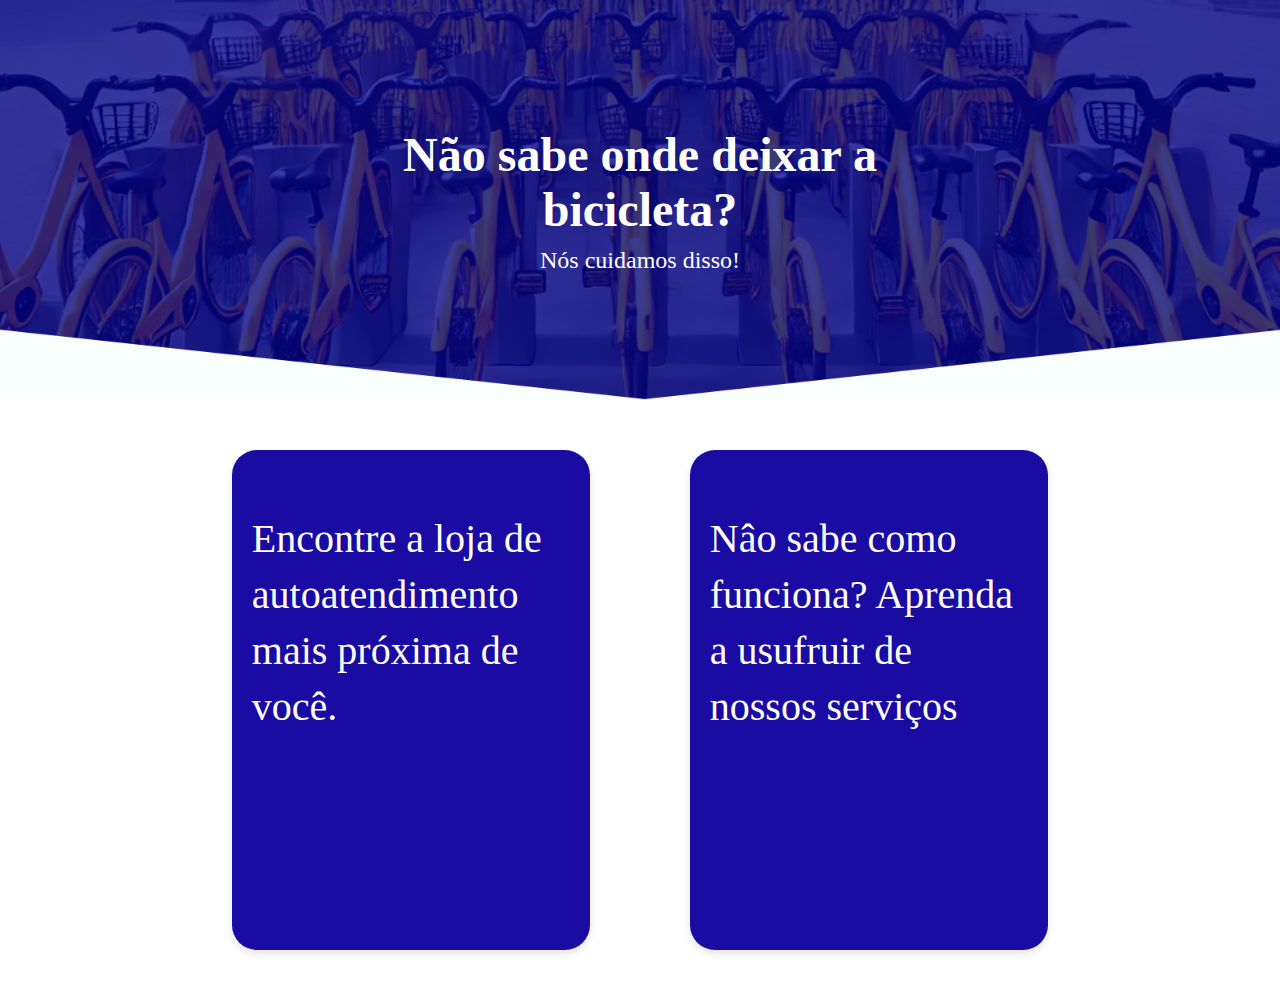
<file: Home/index.html>
<!DOCTYPE html>
<html lang="en">
<head>
    <meta charset="UTF-8">
    <meta name="viewport" content="width=device-width, initial-scale=1.0">
    <title>Document</title>
    <link rel="stylesheet" href="/Home/home.css">
    <link rel="stylesheet" href="/variaveis.css">
</head>
<body>
       <!-- Banner -->
       <header class="banner">
        <div class="banner-text">
            <h1>Não sabe onde deixar a bicicleta?</h1>
            <p>Nós cuidamos disso!</p>
        </div>
    </header>

    <!-- Seção de Cards -->
    <section class="cards-section">
        <div class="card">
            <p>Encontre a loja de autoatendimento mais próxima de você.</p>
        </div>
        <div class="card">
            <p>Nâo sabe como funciona? Aprenda a usufruir de nossos serviços</p>
        </div>
    </section>

</body>
</body>
</html>
</file>
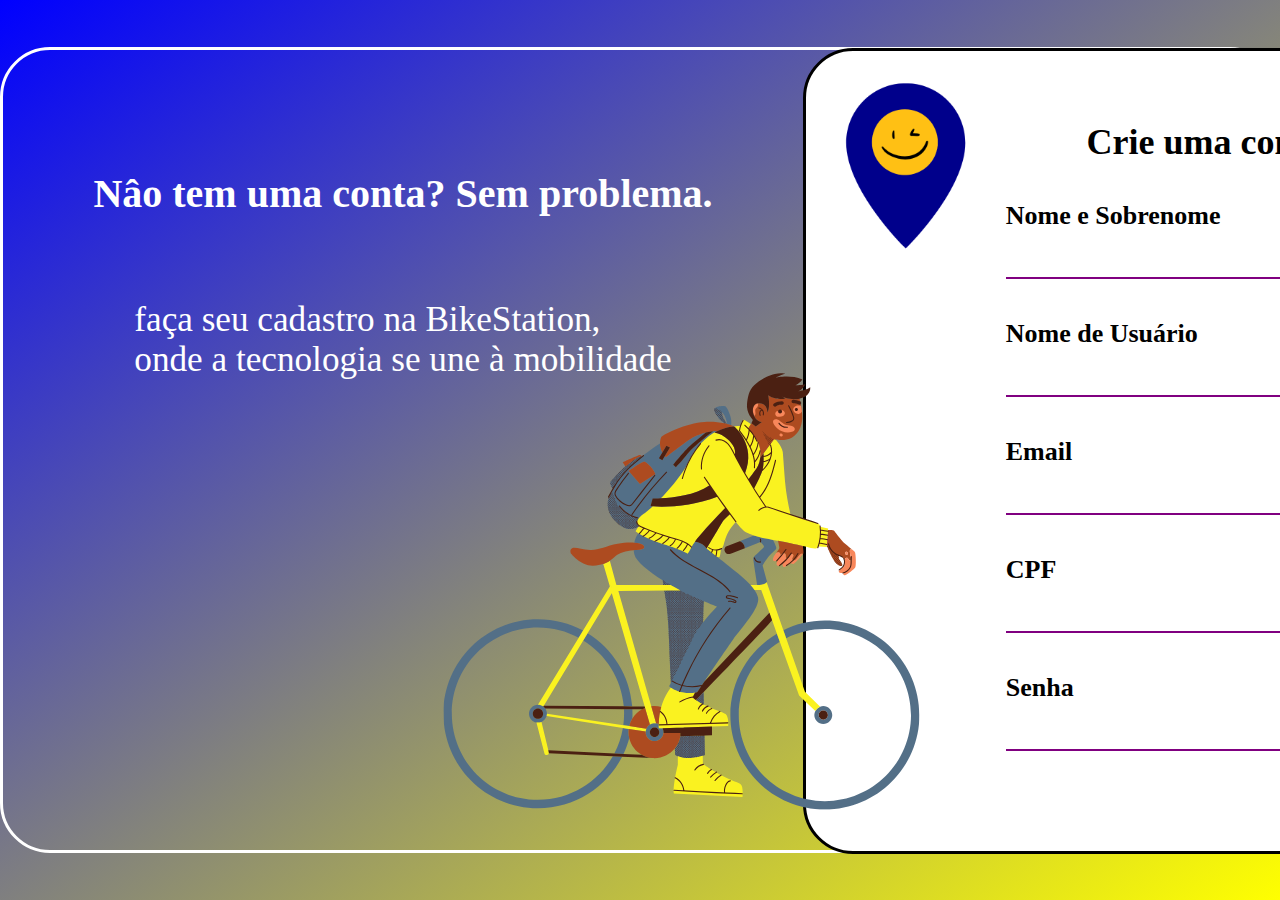
<file: register/create/index.html>
<!DOCTYPE html>
<html lang="en">
<head>
    <meta charset="UTF-8">
    <meta name="viewport" content="width=device-width, initial-scale=1.0">
    <link rel="stylesheet" href="style.css">
    <title></title>
</head>
<body>
    <div class="space">
        <div class="space-left">
            <h1>
                Nâo tem uma conta? Sem problema.
            </h1>
            <p>
                faça seu cadastro na BikeStation, <br>
                onde a tecnologia se une à mobilidade
            </p>
        </div>
        <div class="space-right">
            <h1>Crie uma conta</h1>

            <img class="logo" src="../../img/logo.png" alt="logo">
            <img class="bikeCreate" src="../../img/bikeCreate.png" alt="bikeCreate">
            
            <form class="form-container">
                <label for="nome">Nome e Sobrenome</label>
                <input type="text" id="nome" name="nome">
                
                <label for="usuario">Nome de Usuário</label>
                <input type="text" id="usuario" name="usuario">
                
                <label for="email">Email</label>
                <input type="email" id="email" name="email">
                
                <label for="cpf">CPF</label>
                <input type="text" id="cpf" name="cpf">
                
                <label for="senha">Senha</label>
                <input type="password" id="senha" name="senha">
            </form>

            <button class="criar-btn" type="submit">Criar</button>
        </div>
    </div>
</body>
</html>
</file>
<file: variaveis.css>
:root {
    --orange: #FFA500; /* Cor laranja */
    --black: #000000;   /* Cor preta */
    --white: #FFFFFF;  /* Cor branca */
    --blue: #1a0ba3; 
}
</file>
<file: register/create/style.css>
body {
    margin: 0;
    height: 100vh;
    width: 100vw;
    display: flex;
    justify-content: center;
    align-items: center;
    background: linear-gradient(to bottom right, blue, yellow);
}


.space {
    width: 1600px;
    height: 800px;
    display: block;
    border: 3px solid white;
    border-radius: 50px;
}

.space-left {
    position: absolute;
    width: 800px;
    height: 800px;
    display: flex;
    justify-content: center;
    align-items: flex-start;
}

.space-left h1 {
    font-size: 2.5rem;
    color: white;
    margin-top: 120px;
    top: 0px;
}

.space-left p {
    position: absolute;
    font-size: 2.2rem;
    color: white;
    margin-top: 250px;
}

.space-right {
    position: absolute;
    margin-top: -2px;
    margin-left: 800px;
    width: 799px;
    height: 800px;
    border-radius: 50px;
    border: 3px solid black;
    background-color: white;
    display: flex;
    justify-content: center;
    align-items: flex-start;
}

.space-right h1 {
    font-size: 36px;
    margin-top: 70px;
    position: absolute;
    font-weight: bold;
}

.logo {
    position: absolute;
    width: 180px;
    height: 180px;
    margin-top: 25px;
    margin-left: -600px;
}

.bikeCreate {
    position: absolute;
    margin-top: 300px;
    margin-right: 1050px;
}

.form-container {
    display: flex;
    flex-direction: column;
    width: 50%;
    align-items: flex-start;
    margin-top: 130px; 
}

form label {
    font-size: 26px;
    margin-top: 20px;
    font-weight: bold;
}

form input {
    width: 95%;
    padding: 10px;
    border: none;
    outline: none;
    background-color: transparent;
    border-bottom: 2px solid purple;
    font-size: 22px;
    margin-bottom: 20px;
}

.criar-btn {
    position: absolute;
    bottom: 40px; 
    right: 40px; 
    background-color: yellow;
    border: none;
    padding: 10px 20px;
    font-size: 26px;
    cursor: pointer; 
    border-radius: 50px; 
    transition: background-color 0.3s ease;
}

.criar-btn:hover {
    background-color: #ffcc00;
}
</file>
<file: Home/home.css>
/* Resetando margens e padding padrões */
* {
    margin: 0;
    padding: 0;
    box-sizing: border-box;
}

/* Estilo para o banner */
.banner {
    width: 100%;
    height: 35rem; /* Altura do banner */
    background-image: url('../img/Banner.png'); /* Substitua pelo link da sua imagem */
    background-size: cover;
    background-position: center;
    position: relative;
}

.banner-text {
    position: absolute;
    top: 50%;
    left: 50%;
    transform: translate(-50%, -50%);
    text-align: center;
    color: var(--white);
}

.banner h1 {
    font-size: 3em;
    margin-bottom: 10px;
}

.banner p {
    font-size: 1.5em;
}

/* Estilo para a seção de cards */
.cards-section {
    display: flex;
    justify-content: space-around;
    padding: 50px 15%;
    gap: 20px;
}

.card {
    background-color: var(--blue); /* Cor de fundo dos cards */
    width: 40%; /* Largura de cada card */
    height: 500px;
    padding: 20px;
    border-radius: 25px;
    box-shadow: 0 4px 8px rgba(0, 0, 0, 0.1);
    transition: transform 0.3s ease;
    line-height: 3.5rem;
}

.card p {
    font-size: 2.5rem;
    color: var(--white);
    margin-top: 13%;
}

.card:hover {
    transform: translateY(-10px); /* Efeito de elevação ao passar o mouse */
}

/* Responsividade: Ajustando os cards em telas menores */
@media (max-width: 768px) {
    .banner{
        height: 15rem;
        font-size:x-small;
    }
    .cards-section {
        flex-direction: column;
        align-items: center;
        height: 700px;
    }

    .card {
        width: 80%; /* Cards ocupam mais espaço em telas pequenas */
        margin-bottom: 20px;
    }
}

@media (min-width: 768px) and (max-width: 1500px) {
    .banner{
        height: 25rem;
    }
}
</file>
